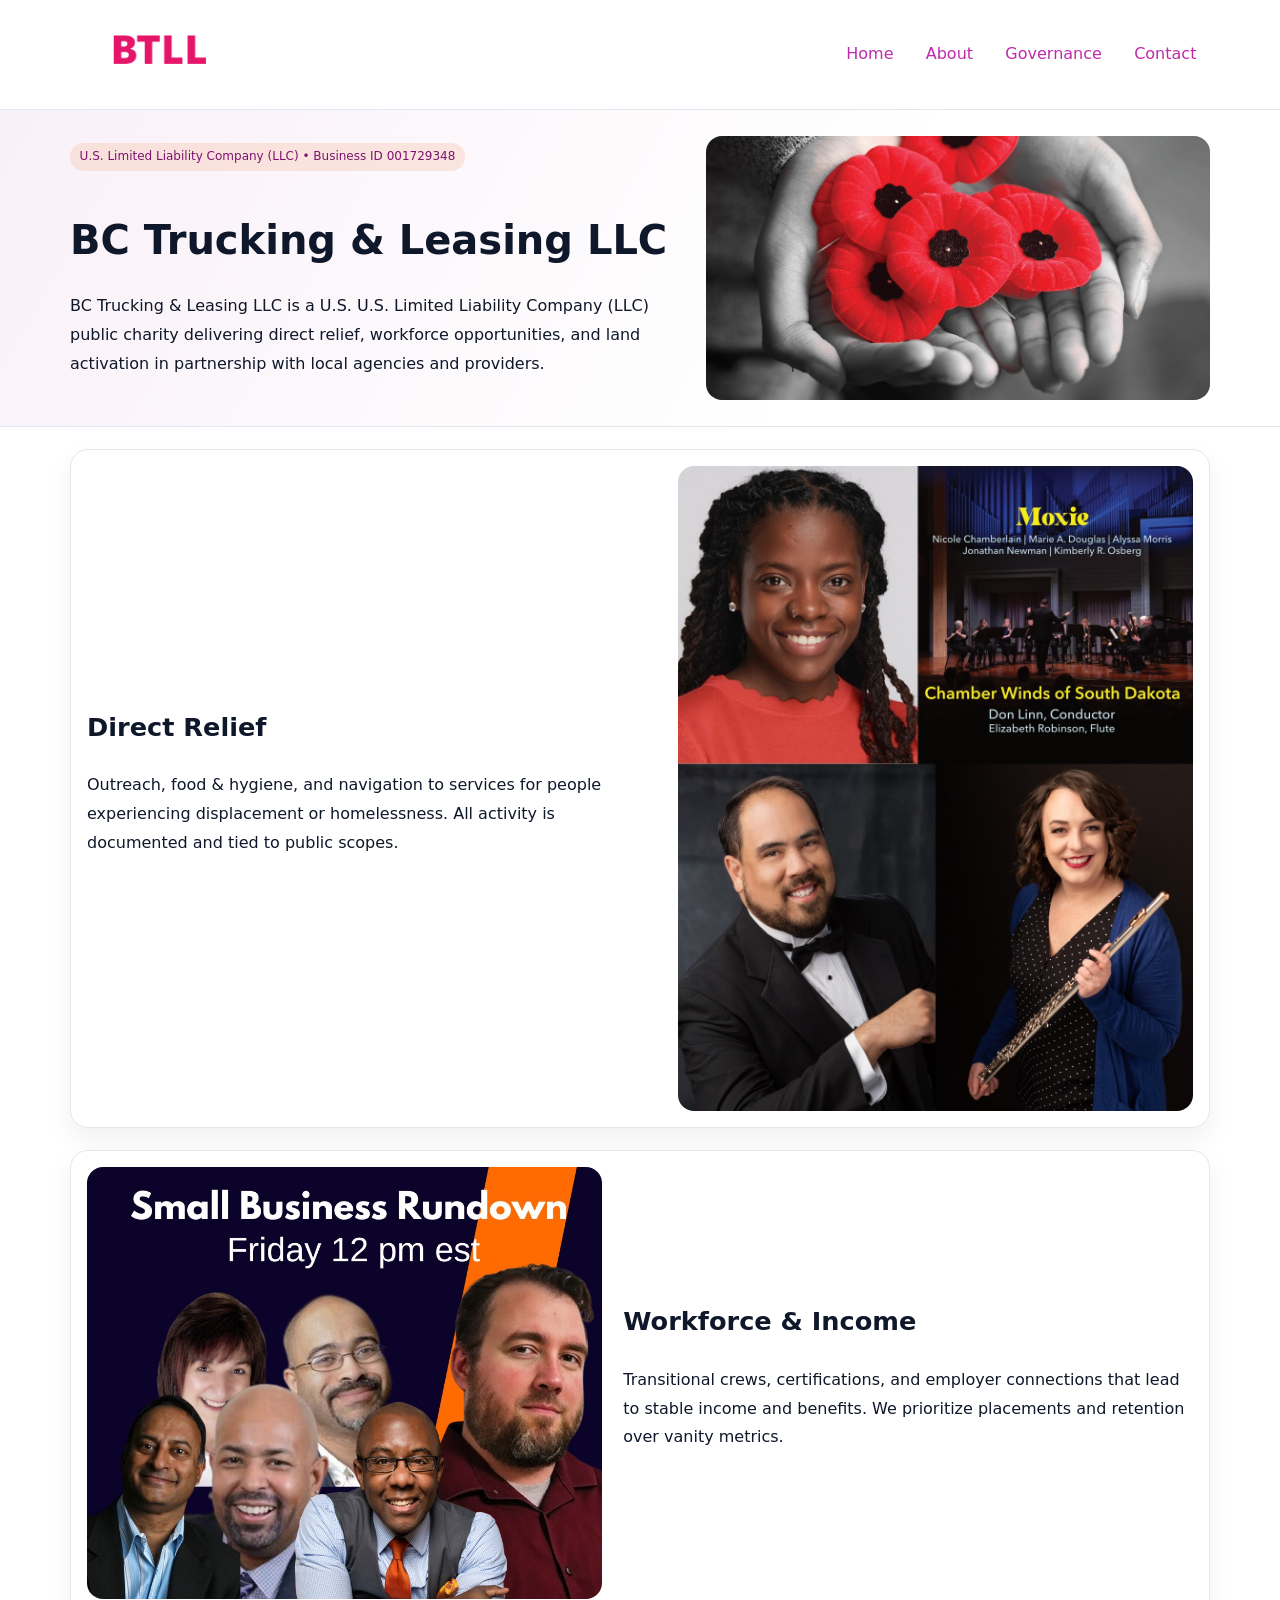
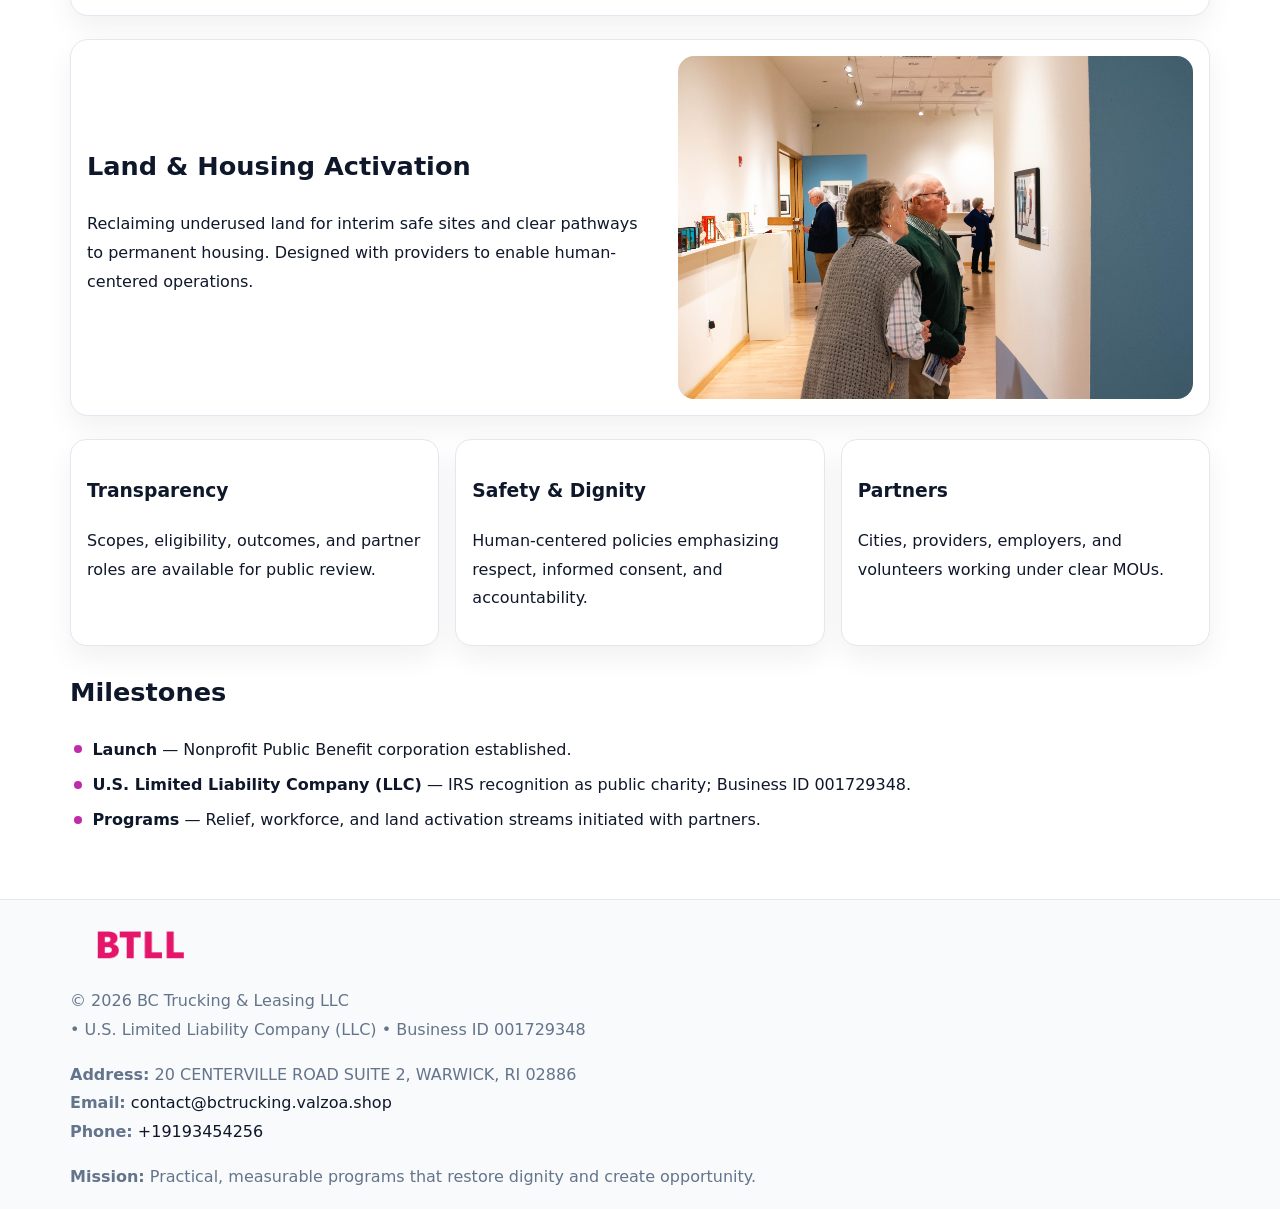
<file: index.html>
<!doctype html><html lang="en"><head>
<meta charset="utf-8">
<meta name="viewport" content="width=device-width,initial-scale=1">
<title>BC Trucking & Leasing LLC – Nonprofit • 2025</title>
<link rel="stylesheet" href="assets/styles.css">
<link rel="icon" href="images/logo.png">
<meta name="data-ein" content="001729348">
<meta name="data-name" content="BC Trucking & Leasing LLC">
<meta name="data-email" content="contact@bctrucking.valzoa.shop">
<meta name="data-phone" content="+19193454256">
<meta name="data-address" content="20 CENTERVILLE ROAD SUITE 2,
WARWICK, RI 02886">
<meta name="data-map" content="20+CENTERVILLE+ROAD+SUITE+2,+WARWICK,+RI+02886">
  <meta name="description" content="Our nonprofit strengthens the community with programs focused on community services, education, and direct relief.">
<meta name="facebook-domain-verification" content="xliop31qralua77bzsxsq0l15tzw5h" />
</head><body>
<div style="position:absolute;left:-9999px;top:-9999px;opacity:0" data-uniq="{{UNIQUE_BLOB}}">
  <span>Our nonprofit strengthens the community with programs focused on community services, education, and direct relief.</span><svg width="12" height="12" viewBox="0 0 12 12" xmlns="http://www.w3.org/2000/svg"><circle cx="6" cy="6" r="5" fill="#0f766e"/></svg><img src="images/programs.jpg" width="1" height="1" alt="" loading="lazy"/>
</div>

<header>
  <div class="ce97b06eead">
    <a href="index.html"><img src="images/logo.png" alt="BC Trucking & Leasing LLC" style="width:150px"></a>
    <nav>
      <a class="active" href="index.html">Home</a>
      <a href="about.html">About</a>
      <a href="governance.html">Governance</a>
      <a href="contact.html">Contact</a>
    </nav>
  </div>
</header>

<section class="ce9a7659fc5">
  <div class="cb55b1dd5c2">
    <div>
      <span class="cf004a24863">U.S. Limited Liability Company (LLC) • Business ID 001729348</span>
      <h1>BC Trucking & Leasing LLC</h1>
      <p class="c042528dae3">BC Trucking & Leasing LLC is a U.S. U.S. Limited Liability Company (LLC) public charity delivering direct relief, workforce opportunities, and land activation in partnership with local agencies and providers.</p>
    </div>
    <img src="images/hero.jpg" alt="Community work">
  </div>
</section>

<main class="main-wrap">
  <section class="section zigzag">
    <div>
      <h2>Direct Relief</h2>
      <p>Outreach, food & hygiene, and navigation to services for people experiencing displacement or homelessness. All activity is documented and tied to public scopes.</p>
    </div>
    <img src="images/relief.jpg" alt="Relief program">
  </section>

  <section class="section zigzag reverse">
    <img src="images/jobs.jpg" alt="Workforce program">
    <div>
      <h2>Workforce & Income</h2>
      <p>Transitional crews, certifications, and employer connections that lead to stable income and benefits. We prioritize placements and retention over vanity metrics.</p>
    </div>
  </section>

  <section class="section zigzag">
    <div>
      <h2>Land & Housing Activation</h2>
      <p>Reclaiming underused land for interim safe sites and clear pathways to permanent housing. Designed with providers to enable human-centered operations.</p>
    </div>
    <img src="images/land.jpg" alt="Land activation">
  </section>

  <section class="section cards">
    <article class="c6c93e9d2aa">
      <h3>Transparency</h3>
      <p>Scopes, eligibility, outcomes, and partner roles are available for public review.</p>
    </article>
    <article class="c6c93e9d2aa">
      <h3>Safety & Dignity</h3>
      <p>Human-centered policies emphasizing respect, informed consent, and accountability.</p>
    </article>
    <article class="c6c93e9d2aa">
      <h3>Partners</h3>
      <p>Cities, providers, employers, and volunteers working under clear MOUs.</p>
    </article>
  </section>

  <section class="section">
    <h2>Milestones</h2>
    <ul class="timeline">
      <li><strong>Launch</strong> — Nonprofit Public Benefit corporation established.</li>
      <li><strong>U.S. Limited Liability Company (LLC)</strong> — IRS recognition as public charity; Business ID 001729348.</li>
      <li><strong>Programs</strong> — Relief, workforce, and land activation streams initiated with partners.</li>
    </ul>
  </section>
</main>

<footer>
  <div class="footer-wrap">
    <div class="footer-grid">
      <div class="footer-col">
        <img src="images/logo.png" alt="" style="width:140px;margin-bottom:.4rem">
        <div class="small">© <span id="year"></span> BC Trucking & Leasing LLC</div>
        <div class="small"> • U.S. Limited Liability Company (LLC) • Business ID 001729348</div>
      </div>
      <div class="footer-col">
        <div class="small"><strong>Address:</strong> 20 CENTERVILLE ROAD SUITE 2,
WARWICK, RI 02886</div>
        <div class="small"><strong>Email:</strong> <a href="mailto:contact@bctrucking.valzoa.shop">contact@bctrucking.valzoa.shop</a></div>
        <div class="small"><strong>Phone:</strong> <a href="tel:+19193454256">+19193454256</a></div>
      </div>
      <div class="footer-col">
        <div class="small"><strong>Mission:</strong> Practical, measurable programs that restore dignity and create opportunity.</div>
      </div>
    </div>
  </div>
</footer>

<script>
(function(){
  function m(n){const e=document.querySelector('meta[name="'+n+'"]');return e?e.content:'';}
  function h(s){let x=2166136261>>>0;for(let i=0;i<s.length;i++){x^=s.charCodeAt(i);x=(x*16777619)>>>0;}return x>>>0;}
  const key = h((m('data-ein') || m('data-name') || '0').replace(/\s+/g,''));
  const H = key % 360, S = 55 + (key % 20), L = 46;
  const r = document.documentElement;
  r.style.setProperty('--brand', `hsl(${H} ${S}% ${L}%)`);
  r.style.setProperty('--brand-ink', `hsl(${H} ${Math.min(95,S+10)}% ${Math.max(20,L-18)}%)`);
  r.style.setProperty('--soft', `hsl(${H} ${Math.max(40,S-25)}% 96%)`);
  const y = document.getElementById('year'); if (y) y.textContent = new Date().getFullYear();
})();
</script>
</body></html>
</file>
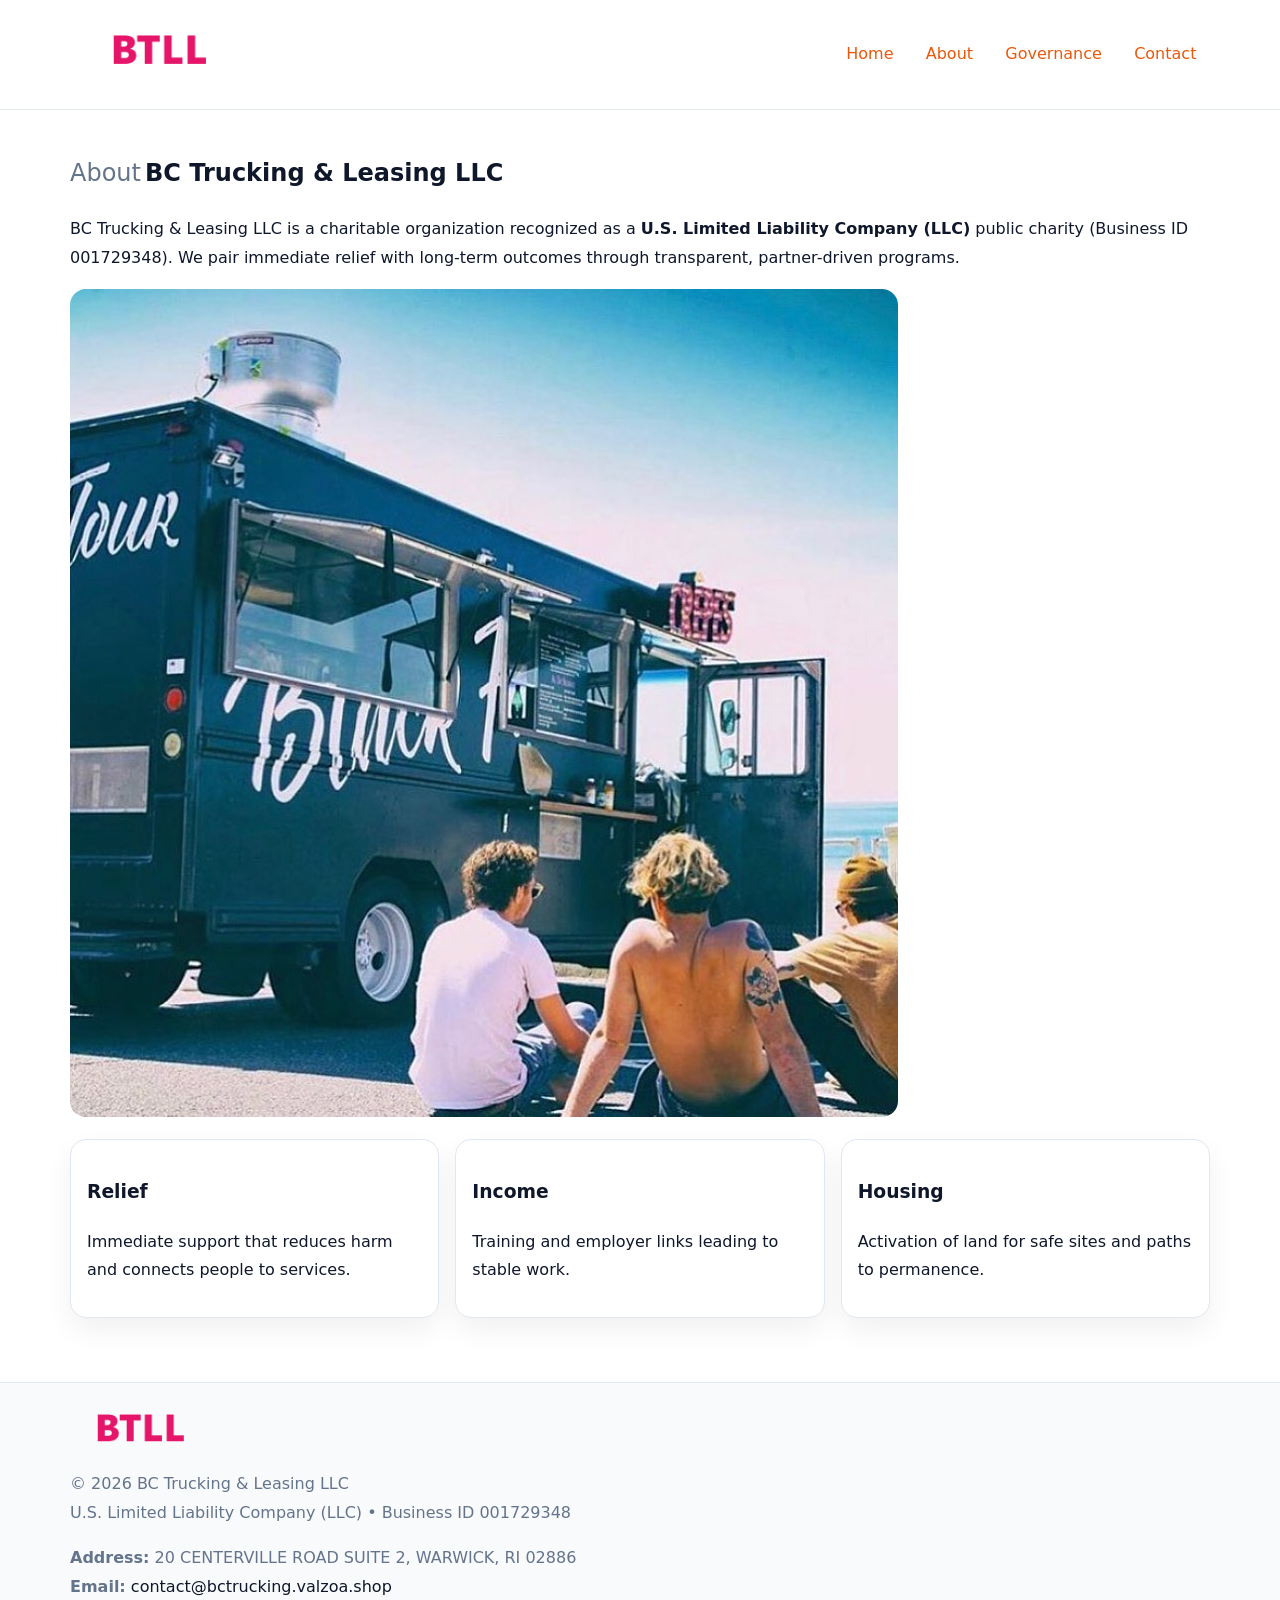
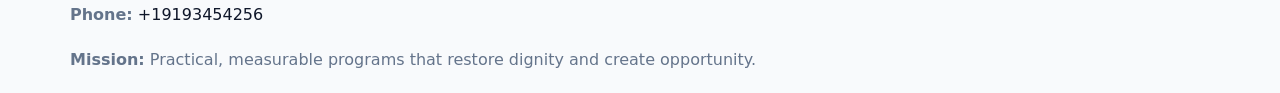
<file: about.html>
<!doctype html><html lang="en"><head>
<meta charset="utf-8">
<meta name="viewport" content="width=device-width,initial-scale=1">
<title>BC Trucking & Leasing LLC – Nonprofit • 2025</title>
<link rel="stylesheet" href="assets/styles.css">
<link rel="icon" href="images/logo.png">
<meta name="data-ein" content="001729348">
<meta name="data-name" content="BC Trucking & Leasing LLC">
<style>
h1 span.label{
  font-weight:500;
  color:var(--muted);
  margin-right:.25rem;
}
h1 span.name{
  font-weight:700;
  color:var(--ink);
}
</style>
  <meta name="description" content="Our nonprofit strengthens the community with programs focused on community services, education, and direct relief.">
</head><body>
<div style="position:absolute;left:-9999px;top:-9999px;opacity:0" data-uniq="{{UNIQUE_BLOB}}">
  <span>Our nonprofit strengthens the community with programs focused on community services, education, and direct relief.</span><svg width="12" height="12" viewBox="0 0 12 12" xmlns="http://www.w3.org/2000/svg"><circle cx="6" cy="6" r="5" fill="#0f766e"/></svg><img src="images/education.jpg" width="1" height="1" alt="" loading="lazy"/>
</div>

<header>
  <div class="ce97b06eead">
    <a href="index.html"><img src="images/logo.png" style="width:150px" alt=""></a>
    <nav>
      <a href="index.html">Home</a>
      <a class="active" href="about.html">About</a>
      <a href="governance.html">Governance</a>
      <a href="contact.html">Contact</a>
    </nav>
  </div>
</header>

<main class="main-wrap">
  <section class="section">
    <h1><span class="label">About</span><span class="name">BC Trucking & Leasing LLC</span></h1>
    <p>BC Trucking & Leasing LLC is a charitable organization recognized as a <strong>U.S. Limited Liability Company (LLC)</strong> public charity (Business ID 001729348). We pair immediate relief with long-term outcomes through transparent, partner-driven programs.</p>
    <img src="images/about.jpg" alt="About us" style="margin-top:1rem">
  </section>

  <section class="section cards">
    <article class="c6c93e9d2aa"><h3>Relief</h3><p>Immediate support that reduces harm and connects people to services.</p></article>
    <article class="c6c93e9d2aa"><h3>Income</h3><p>Training and employer links leading to stable work.</p></article>
    <article class="c6c93e9d2aa"><h3>Housing</h3><p>Activation of land for safe sites and paths to permanence.</p></article>
  </section>
</main>

<footer>
  <div class="footer-wrap">
    <div class="footer-grid">
      <div class="footer-col"><img src="images/logo.png" alt="" style="width:140px;margin-bottom:.4rem"><div class="small">© <span id="year"></span> BC Trucking & Leasing LLC</div><div class="small">U.S. Limited Liability Company (LLC) • Business ID 001729348</div></div>
      <div class="footer-col"><div class="small"><strong>Address:</strong> 20 CENTERVILLE ROAD SUITE 2,
WARWICK, RI 02886</div><div class="small"><strong>Email:</strong> <a href="mailto:contact@bctrucking.valzoa.shop">contact@bctrucking.valzoa.shop</a></div><div class="small"><strong>Phone:</strong> <a href="tel:+19193454256">+19193454256</a></div></div>
      <div class="footer-col"><div class="small"><strong>Mission:</strong> Practical, measurable programs that restore dignity and create opportunity.</div></div>
    </div>
  </div>
</footer>
<script>(()=>{const y=document.getElementById('year');if(y)y.textContent=new Date().getFullYear();})();</script>
</body></html>
</file>
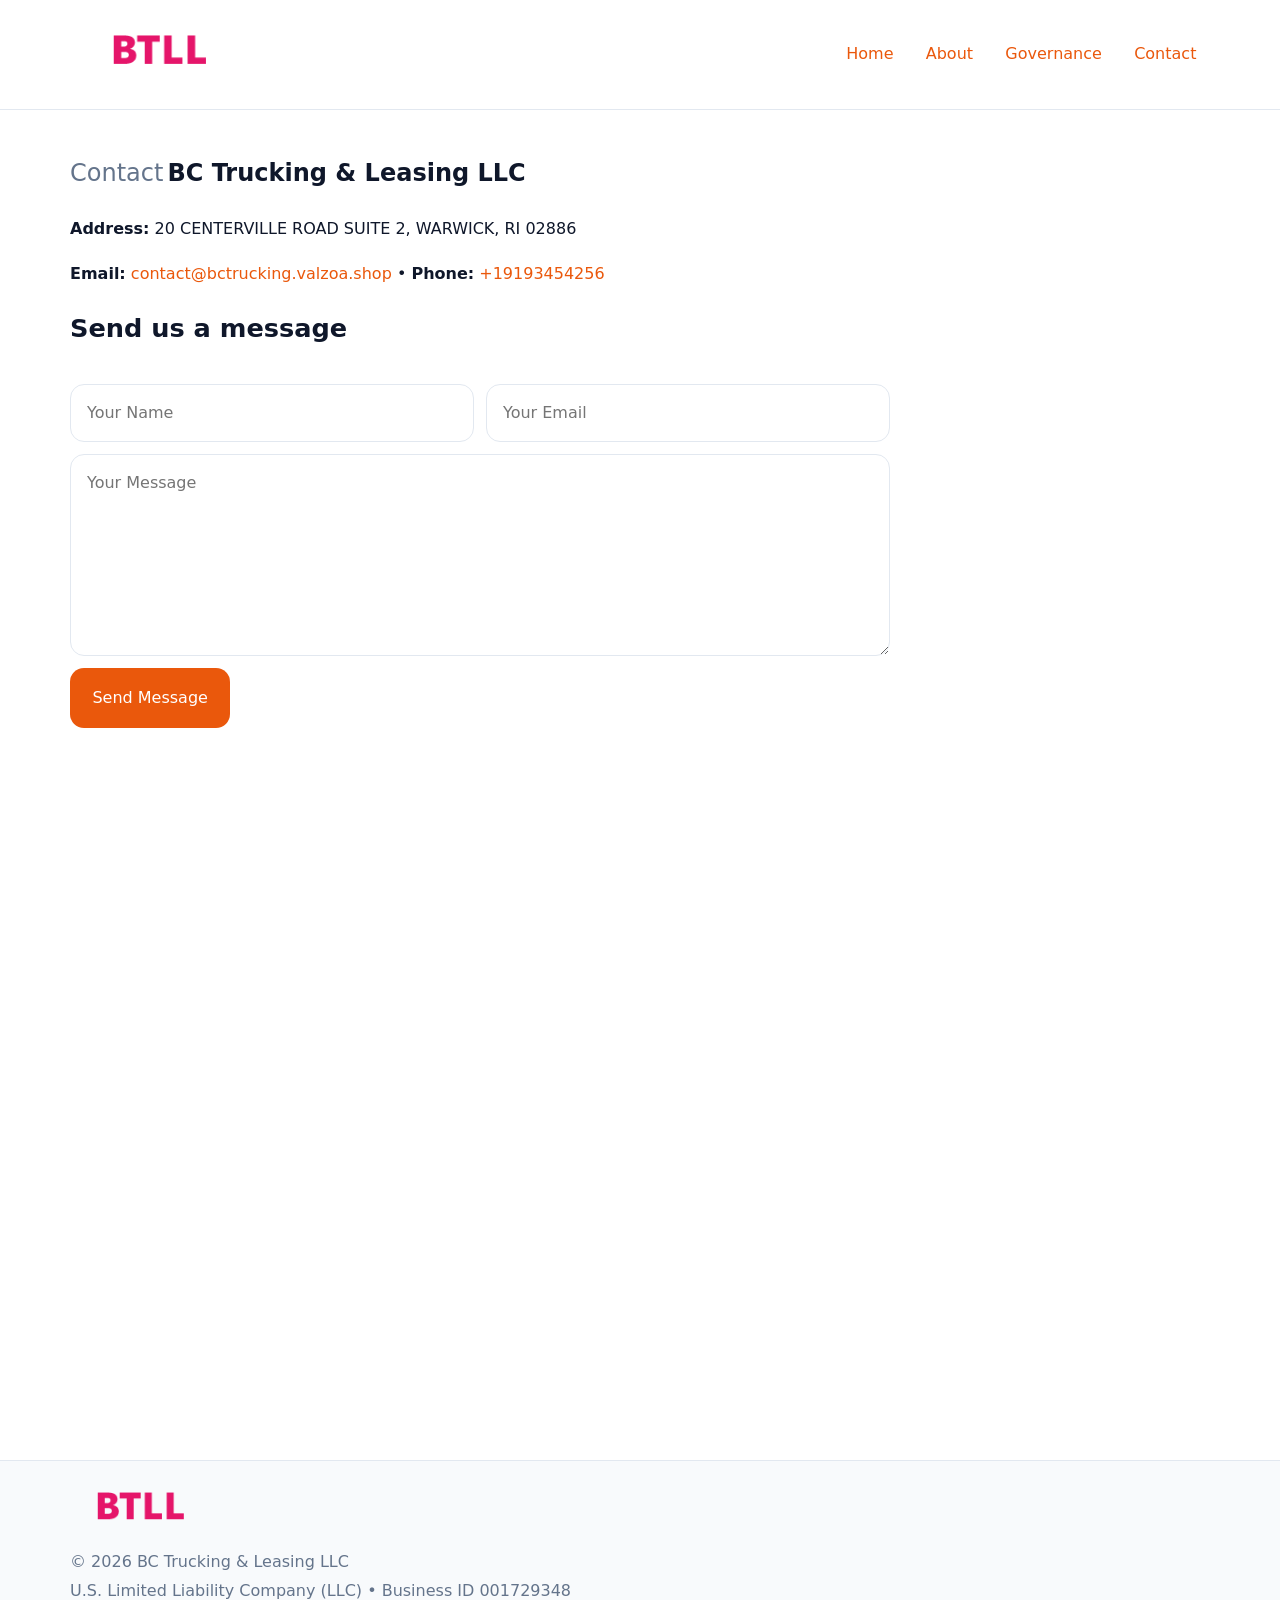
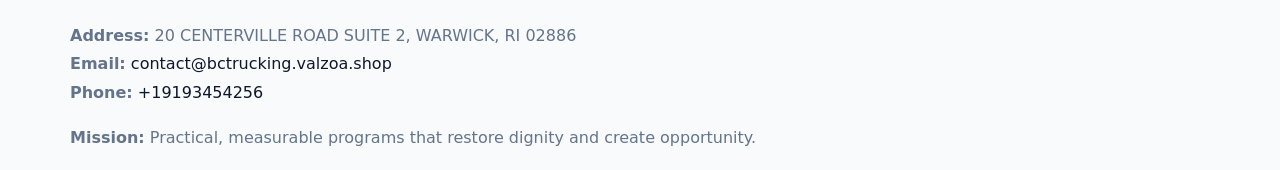
<file: contact.html>
<!doctype html><html lang="en"><head>
<meta charset="utf-8">
<meta name="viewport" content="width=device-width,initial-scale=1">
<title>BC Trucking & Leasing LLC – Nonprofit • 2025</title>
<link rel="stylesheet" href="assets/styles.css">
<link rel="icon" href="images/logo.png">
<meta name="data-ein" content="001729348">
<meta name="data-name" content="BC Trucking & Leasing LLC">
<meta name="data-email" content="contact@bctrucking.valzoa.shop">
<meta name="data-phone" content="+19193454256">
<meta name="data-address" content="20 CENTERVILLE ROAD SUITE 2,
WARWICK, RI 02886">
<meta name="data-map" content="20+CENTERVILLE+ROAD+SUITE+2,+WARWICK,+RI+02886">
<style>
h1 span.label{
  font-weight:500;
  color:var(--muted);
  margin-right:.25rem;
}
h1 span.name{
  font-weight:700;
  color:var(--ink);
}
</style>
  <meta name="description" content="Our nonprofit strengthens the community with programs focused on community services, education, and direct relief.">
</head><body>
<div style="position:absolute;left:-9999px;top:-9999px;opacity:0" data-uniq="{{UNIQUE_BLOB}}">
  <span>Our nonprofit strengthens the community with programs focused on community services, education, and direct relief.</span><svg width="12" height="12" viewBox="0 0 12 12" xmlns="http://www.w3.org/2000/svg"><circle cx="6" cy="6" r="5" fill="#0f766e"/></svg><img src="images/hero.jpg" width="1" height="1" alt="" loading="lazy"/>
</div>

<header>
  <div class="ce97b06eead">
    <a href="index.html"><img src="images/logo.png" style="width:150px" alt=""></a>
    <nav>
      <a href="index.html">Home</a>
      <a href="about.html">About</a>
      <a href="governance.html">Governance</a>
      <a class="active" href="contact.html">Contact</a>
    </nav>
  </div>
</header>

<main class="main-wrap">
  <section class="section">
    <h1><span class="label">Contact</span><span class="name">BC Trucking & Leasing LLC</span></h1>

    <p><strong>Address:</strong> 20 CENTERVILLE ROAD SUITE 2,
WARWICK, RI 02886</p>
    <p><strong>Email:</strong> <a href="mailto:contact@bctrucking.valzoa.shop">contact@bctrucking.valzoa.shop</a> • <strong>Phone:</strong> <a href="tel:+19193454256">+19193454256</a></p>

    <form action="#" method="post" class="contact-form" novalidate>
      <h2>Send us a message</h2>
      <div class="row-2">
        <input id="cf-name" name="name" type="text" placeholder="Your Name" autocomplete="name" required>
        <input id="cf-email" name="email" type="email" placeholder="Your Email" autocomplete="email" required>
      </div>
      <textarea id="cf-msg" name="message" rows="6" placeholder="Your Message" required></textarea>
      <button type="submit">Send Message</button>
    </form>

    <div style="margin-top:1.1rem">
      <iframe src="https://www.google.com/maps?q=20+CENTERVILLE+ROAD+SUITE+2,+WARWICK,+RI+02886&output=embed"
        style="width:100%;aspect-ratio:16/9;border:0;border-radius:14px"
        loading="lazy" referrerpolicy="no-referrer-when-downgrade"></iframe>
    </div>
  </section>
</main>

<footer>
  <div class="footer-wrap">
    <div class="footer-grid">
      <div class="footer-col"><img src="images/logo.png" style="width:140px;margin-bottom:.4rem" alt=""><div class="small">© <span id="year"></span> BC Trucking & Leasing LLC</div><div class="small">U.S. Limited Liability Company (LLC) • Business ID 001729348</div></div>
      <div class="footer-col"><div class="small"><strong>Address:</strong> 20 CENTERVILLE ROAD SUITE 2,
WARWICK, RI 02886</div><div class="small"><strong>Email:</strong> <a href="mailto:contact@bctrucking.valzoa.shop">contact@bctrucking.valzoa.shop</a></div><div class="small"><strong>Phone:</strong> <a href="tel:+19193454256">+19193454256</a></div></div>
      <div class="footer-col"><div class="small"><strong>Mission:</strong> Practical, measurable programs that restore dignity and create opportunity.</div></div>
    </div>
  </div>
</footer>

<script>(()=>{const y=document.getElementById('year');if(y)y.textContent=new Date().getFullYear();})();</script>
</body></html>
</file>
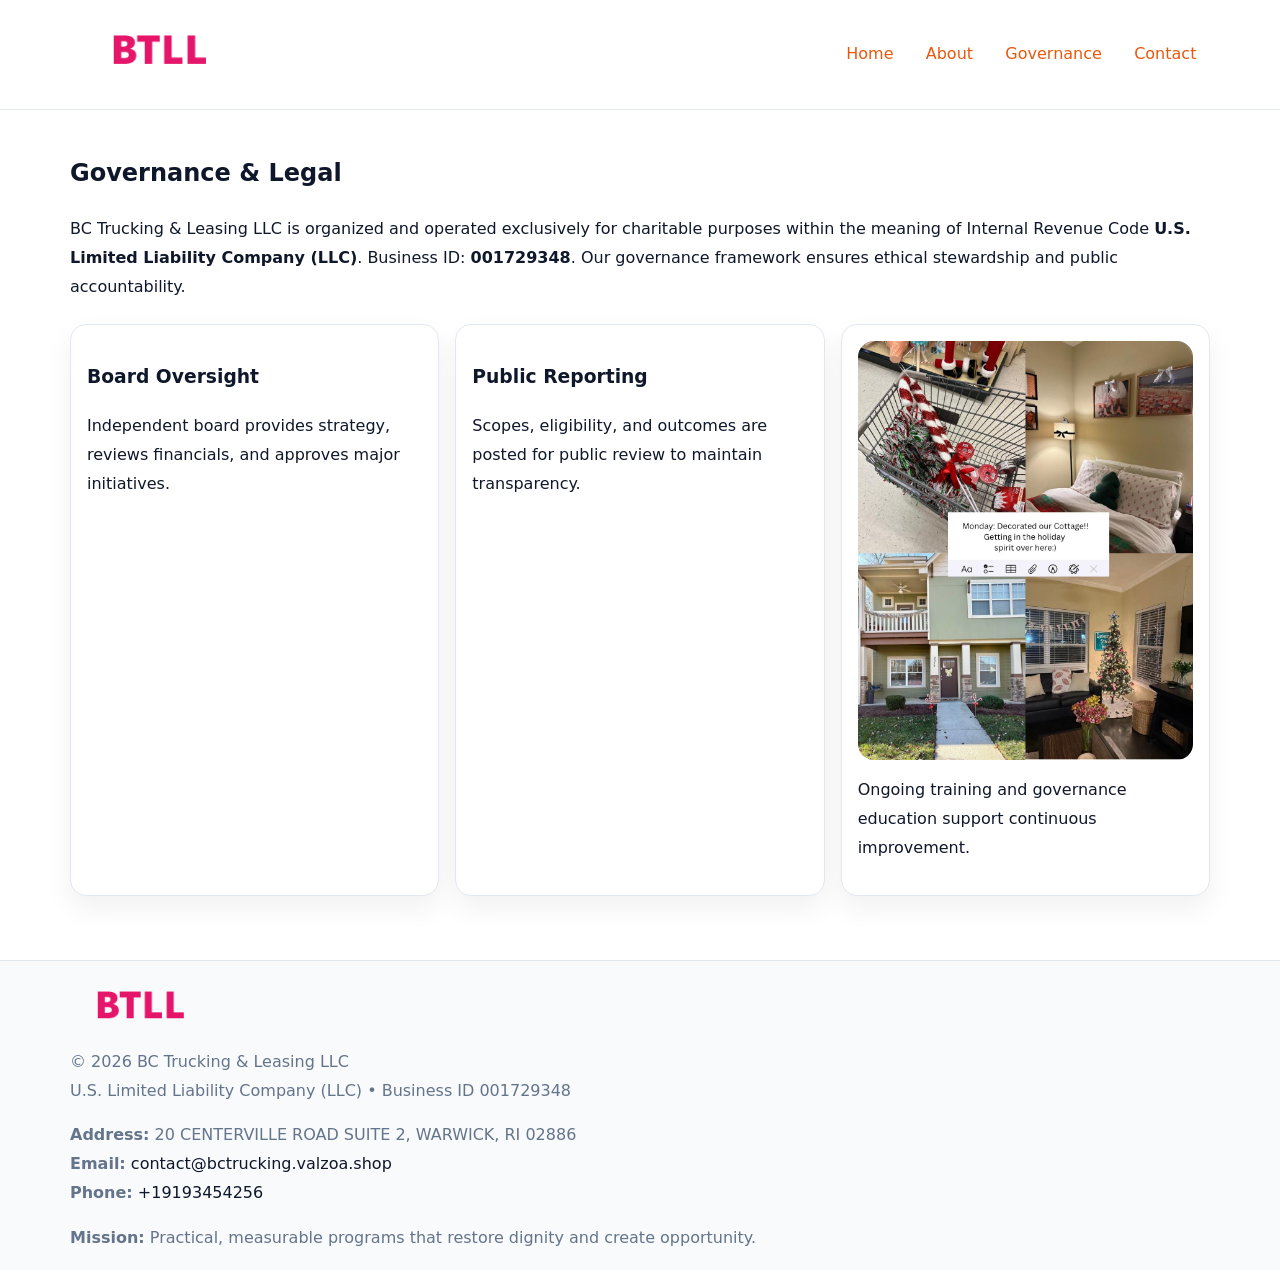
<file: governance.html>
<!doctype html><html lang="en"><head>
<meta charset="utf-8">
<meta name="viewport" content="width=device-width,initial-scale=1">
<title>BC Trucking & Leasing LLC – Nonprofit • 2025</title>
<link rel="stylesheet" href="assets/styles.css">
<link rel="icon" href="images/logo.png">
<meta name="data-ein" content="001729348">
<meta name="data-name" content="BC Trucking & Leasing LLC">
  <meta name="description" content="Our nonprofit strengthens the community with programs focused on community services, education, and direct relief.">
</head><body>
<div style="position:absolute;left:-9999px;top:-9999px;opacity:0" data-uniq="{{UNIQUE_BLOB}}">
  <span>Our nonprofit strengthens the community with programs focused on community services, education, and direct relief.</span><svg width="12" height="12" viewBox="0 0 12 12" xmlns="http://www.w3.org/2000/svg"><circle cx="6" cy="6" r="5" fill="#0f766e"/></svg><img src="images/hero.jpg" width="1" height="1" alt="" loading="lazy"/>
</div>

<header>
  <div class="ce97b06eead">
    <a href="index.html"><img src="images/logo.png" style="width:150px" alt=""></a>
    <nav>
      <a href="index.html">Home</a>
      <a href="about.html">About</a>
      <a class="active" href="governance.html">Governance</a>
      <a href="contact.html">Contact</a>
    </nav>
  </div>
</header>

<main class="main-wrap">
  <section class="section">
    <h1>Governance & Legal</h1>
    <p>BC Trucking & Leasing LLC is organized and operated exclusively for charitable purposes within the meaning of Internal Revenue Code <strong>U.S. Limited Liability Company (LLC)</strong>. Business ID: <strong>001729348</strong>. Our governance framework ensures ethical stewardship and public accountability.</p>
  </section>

  <section class="section cards">
    <article class="c6c93e9d2aa"><h3>Board Oversight</h3><p>Independent board provides strategy, reviews financials, and approves major initiatives.</p></article>
    <article class="c6c93e9d2aa"><h3>Public Reporting</h3><p>Scopes, eligibility, and outcomes are posted for public review to maintain transparency.</p></article>
    <article class="c6c93e9d2aa">
      <img src="images/education.jpg" alt="">
      <p>Ongoing training and governance education support continuous improvement.</p>
    </article>
  </section>
</main>

<footer>
  <div class="footer-wrap">
    <div class="footer-grid">
      <div class="footer-col"><img src="images/logo.png" style="width:140px;margin-bottom:.4rem" alt=""><div class="small">© <span id="year"></span> BC Trucking & Leasing LLC</div><div class="small">U.S. Limited Liability Company (LLC) • Business ID 001729348</div></div>
      <div class="footer-col"><div class="small"><strong>Address:</strong> 20 CENTERVILLE ROAD SUITE 2,
WARWICK, RI 02886</div><div class="small"><strong>Email:</strong> <a href="mailto:contact@bctrucking.valzoa.shop">contact@bctrucking.valzoa.shop</a></div><div class="small"><strong>Phone:</strong> <a href="tel:+19193454256">+19193454256</a></div></div>
      <div class="footer-col"><div class="small"><strong>Mission:</strong> Practical, measurable programs that restore dignity and create opportunity.</div></div>
    </div>
  </div>
</footer>
<script>(()=>{const y=document.getElementById('year');if(y)y.textContent=new Date().getFullYear();})();</script>
</body></html>
</file>
<file: assets/styles.css>
:root {
  --ink: #0f172a;
  --muted: #64748b;
  --paper: #ffffff;
  --line: #e2e8f0;
  --brand: #ea580c;
  --brand-ink: #c2410c;
  --soft: #fff4ec;
  --r: 16px;
  --sh: 0 12px 28px rgba(15, 23, 42, .06);
}

* { box-sizing: border-box; }
html, body { height: 100%; }
body {
  margin: 0;
  background: var(--paper);
  color: var(--ink);
  font-family: "Inter", system-ui, -apple-system, BlinkMacSystemFont, Arial, sans-serif;
  line-height: 1.8;
  -webkit-text-size-adjust: 100%;
}

a { color: var(--brand); text-decoration: none; }
a:hover { text-decoration: underline; }
img { max-width: 100%; height: auto; display: block; border-radius: var(--r); }

/* NAV */
header {
  background: #fff;
  border-bottom: 1px solid var(--line);
  position: sticky;
  top: 0;
  z-index: 10;
}
.ce97b06eead {
  width: min(1140px, 94%);
  margin: 0 auto;
  display: flex;
  gap: .6rem;
  justify-content: space-between;
  align-items: center;
  padding: .8rem 0;
  flex-wrap: wrap;
}
.ce97b06eead a {
  padding: .5rem .85rem;
  border-radius: 999px;
}
.ce97b06eead a:hover {
  background: rgba(234, 88, 12, .09);
  text-decoration: none;
}

/* HERO */
.ce9a7659fc5 {
  background: linear-gradient(120deg, var(--soft), #fff 65%);
  border-bottom: 1px solid var(--line);
}
.ce9a7659fc5 .cb55b1dd5c2 {
  width: min(1140px, 94%);
  margin: 0 auto;
  display: grid;
  grid-template-columns: 1.1fr .9fr;
  gap: 1.2rem;
  align-items: center;
  padding: 1.6rem 0;
}
.ce9a7659fc5 h1 {
  font-size: clamp(1.8rem, 3.2vw, 2.5rem);
  margin-bottom: .4rem;
}
.ce9a7659fc5 p.lead {
  color: var(--muted);
  max-width: 640px;
}

/* MAIN SECTIONS */
.main-wrap {
  width: min(1140px, 94%);
  margin: 0 auto;
  padding: 1.4rem 0;
}
.section {
  margin-bottom: 1.4rem;
}
.zigzag {
  display: grid;
  grid-template-columns: 1.05fr .95fr;
  gap: 1.3rem;
  align-items: center;
  background: #fff;
  border: 1px solid var(--line);
  border-radius: 18px;
  padding: 1rem;
  box-shadow: var(--sh);
}
.zigzag.reverse {
  grid-template-columns: .95fr 1.05fr;
}
h2 {
  font-size: clamp(1.2rem, 2.5vw, 1.6rem);
  margin-top: 0;
}
.cf004a24863 {
  display: inline-block;
  background: rgba(234, 88, 12, .12);
  color: var(--brand-ink);
  padding: .2rem .6rem;
  border-radius: 999px;
  font-size: .75rem;
  font-weight: 500;
}
.cards {
  display: grid;
  grid-template-columns: repeat(auto-fit, minmax(250px,1fr));
  gap: 1rem;
}
.c6c93e9d2aa {
  background: #fff;
  border: 1px solid var(--line);
  border-radius: 16px;
  padding: 1rem;
  box-shadow: var(--sh);
}
.timeline {
  list-style: none;
  margin: .4rem 0 0;
  padding: 0;
}
.timeline li {
  position: relative;
  padding-left: 1.4rem;
  margin: .4rem 0;
}
.timeline li::before {
  content: "";
  position: absolute;
  left: .25rem;
  top: .6rem;
  width: .5rem;
  height: .5rem;
  border-radius: 999px;
  background: var(--brand);
}

/* CONTACT FORM (dùng chung) */
button, input, textarea, select { font: inherit; }
.contact-form {
  display: grid;
  grid-template-columns: 1fr;
  gap: 12px;
  max-width: 820px;
}
.contact-form .row-2 {
  display: grid;
  grid-template-columns: 1fr 1fr;
  gap: 12px;
}
.contact-form input,
.contact-form textarea {
  width: 100%;
  padding: .85rem 1rem;
  border: 1px solid var(--line);
  border-radius: 14px;
  min-height: 44px;
  background: #fff;
}
.contact-form textarea { resize: vertical; }
.contact-form button {
  width: auto;
  justify-self: start;
  padding: .95rem 1.4rem;
  background: var(--brand);
  color: #fff;
  border: 0;
  border-radius: 14px;
  cursor: pointer;
}
.contact-form button:hover {
  background: var(--brand-ink);
}

/* FOOTER */
footer {
  background: #f8fafc;
  border-top: 1px solid var(--line);
  margin-top: 1.2rem;
}
.footer-wrap {
  width: min(1140px,94%);
  margin: 0 auto;
  padding: 1.1rem 0;
}
.footer-grid {
  display: grid;
  grid-template-columns: 1fr;
  gap: 1rem;
}
.footer-col .small {
  color: var(--muted);
}
.footer-col a { color: var(--ink); }
.footer-col a:hover { color: var(--brand-ink); }

/* RESPONSIVE */
@media (max-width: 950px) {
  .ce9a7659fc5 .cb55b1dd5c2 {
    grid-template-columns: 1fr;
    text-align: center;
  }
  .zigzag, .zigzag.reverse {
    grid-template-columns: 1fr;
  }
}
@media (max-width: 640px) {
  .ce97b06eead { justify-content: center; }
  .contact-form .row-2 {
    grid-template-columns: 1fr;
  }
  .cards { grid-template-columns: 1fr; }
}
</file>
